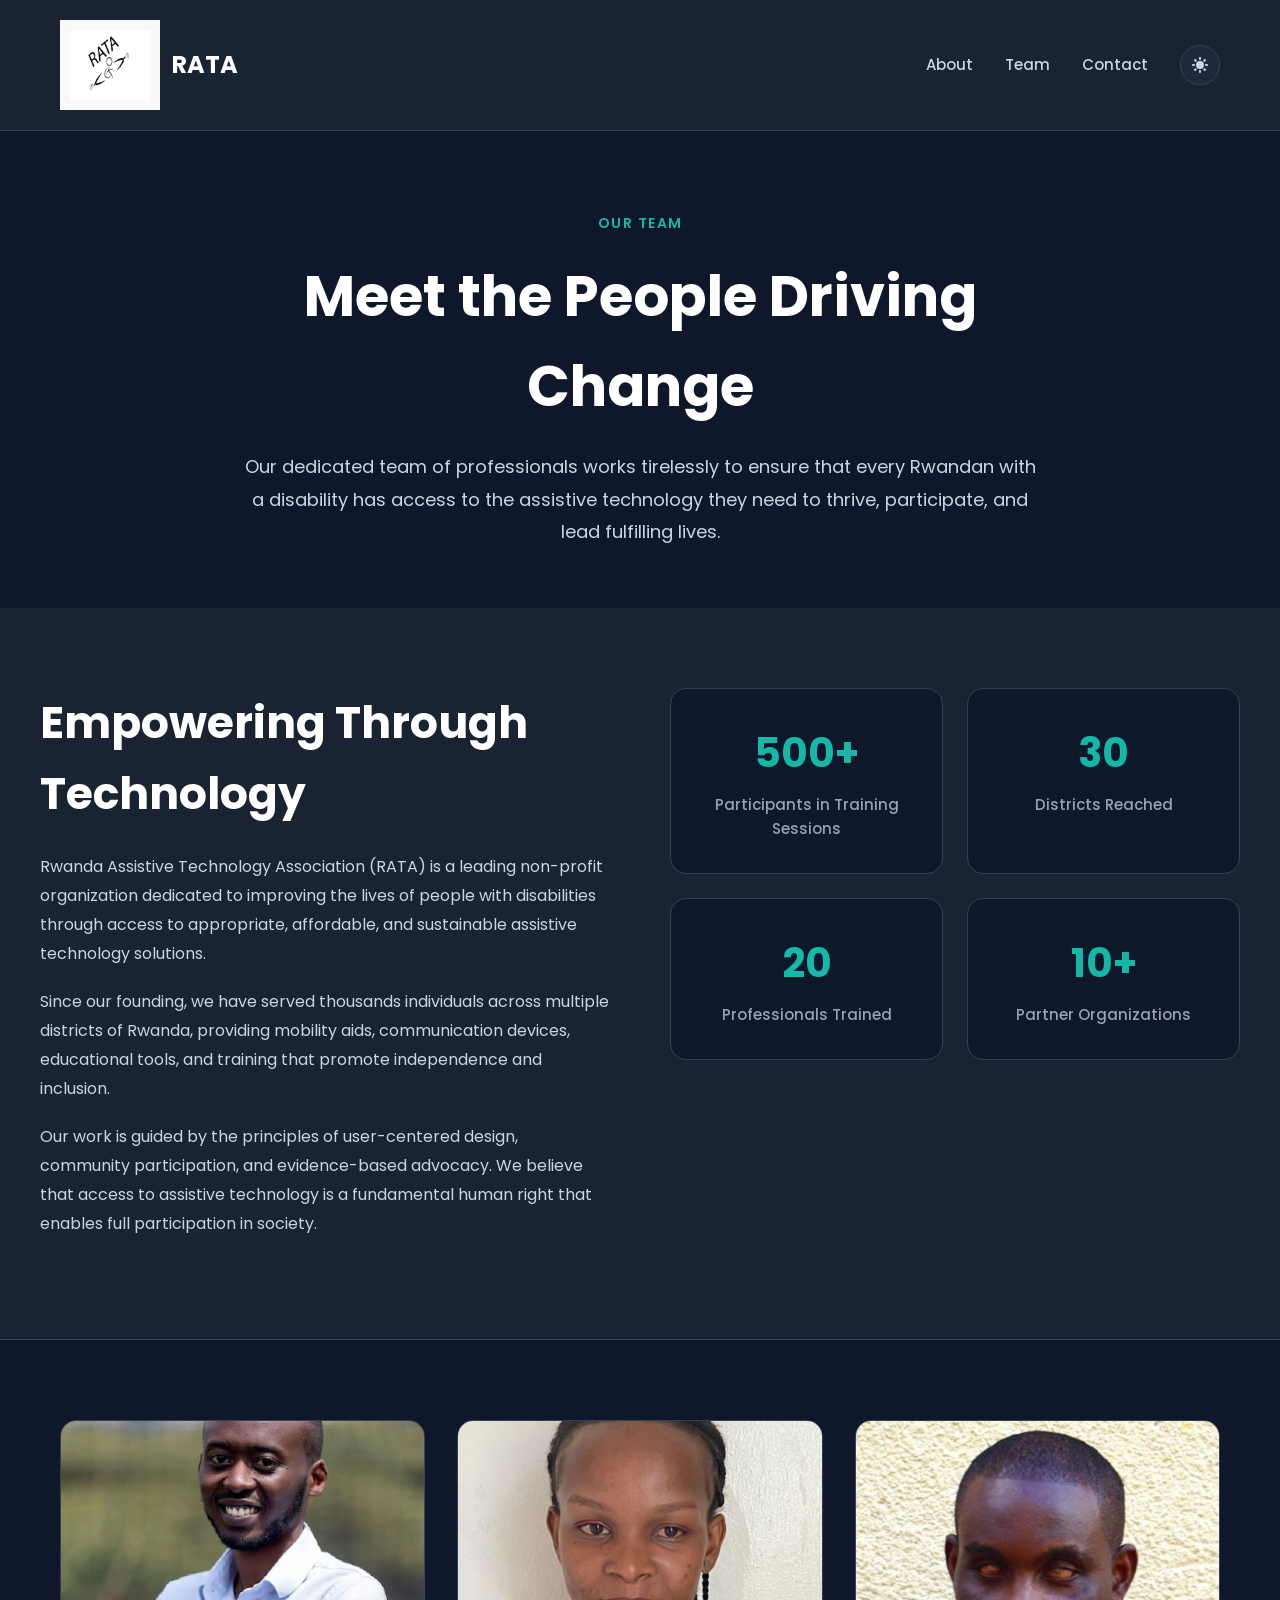
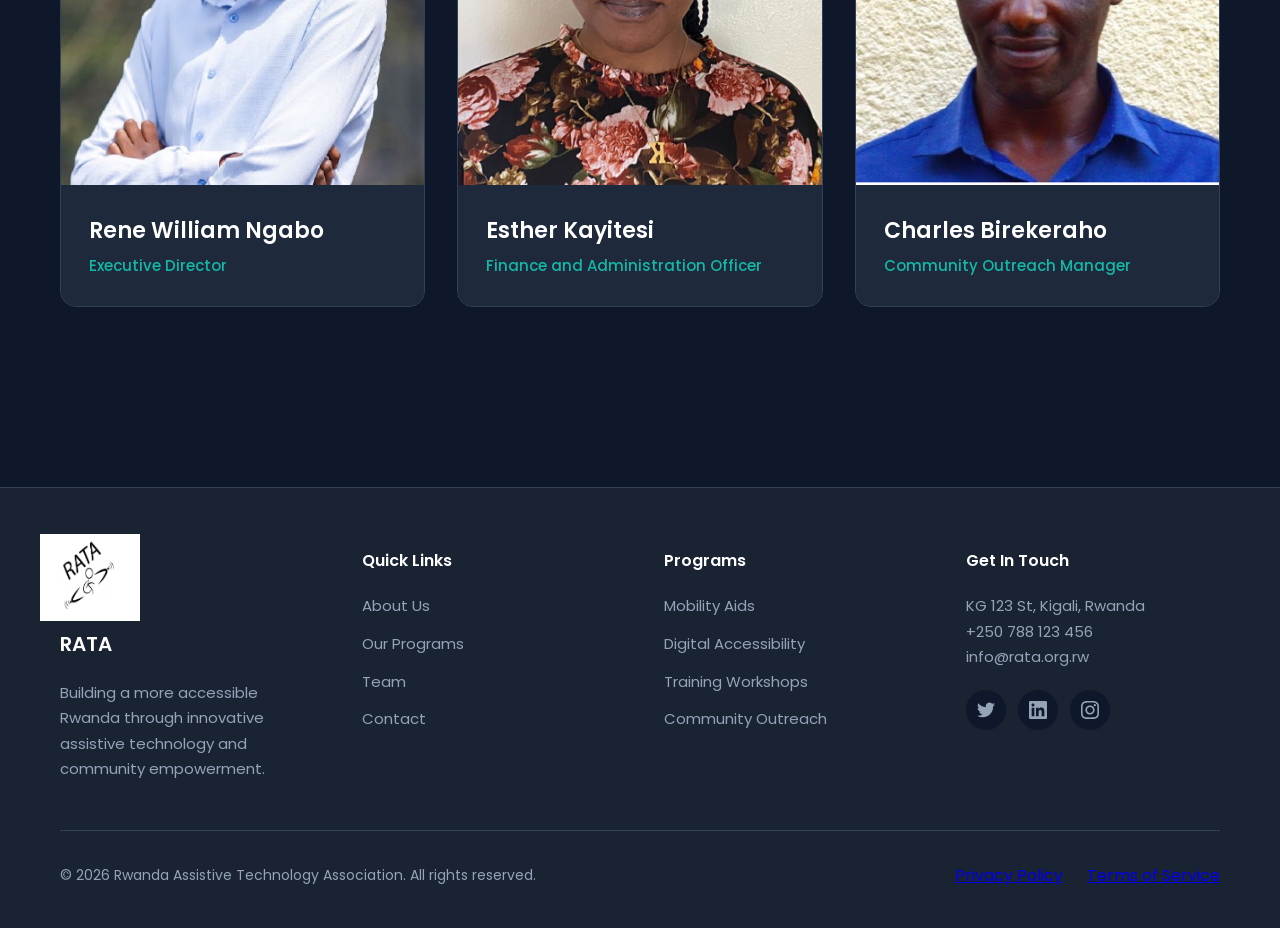
<file: index.html>
<!DOCTYPE html>
<html lang="en">
<head>
    <meta charset="UTF-8">
    <meta name="viewport" content="width=device-width, initial-scale=1.0">
    <title>Meet the Team - RATA</title>
    <link rel="preconnect" href="https://fonts.googleapis.com">
    <link rel="preconnect" href="https://fonts.gstatic.com" crossorigin>
    <link href="https://fonts.googleapis.com/css2?family=Poppins:wght@400;500;600;700&display=swap" rel="stylesheet">
    <link rel="stylesheet" href="style.css">
    </head>
<body>
    <!-- Navigation -->
<nav>
    <div class="nav-container">
        <a href="#" class="logo">
            <div class="logo-icon">
                <!-- Replace SVG with your logo image -->
                    <img src="assets/logo.png" alt="RATA Logo" class="logo-img">            
            </div>
            <span class="logo-text">RATA</span>
        </a>
        <ul class="nav-links">
            <li><a href="#about">About</a></li>
            <li><a href="#team">Team</a></li>
            <li><a href="#contact">Contact</a></li>
            <li>
                <button class="theme-toggle-btn" id="themeToggle" aria-label="Toggle theme">
                    <svg id="sunIcon" width="20" height="20" fill="currentColor" viewBox="0 0 20 20">
                        <path fill-rule="evenodd" d="M10 2a1 1 0 011 1v1a1 1 0 11-2 0V3a1 1 0 011-1zm4 8a4 4 0 11-8 0 4 4 0 018 0zm-.464 4.95l.707.707a1 1 0 001.414-1.414l-.707-.707a1 1 0 00-1.414 1.414zm2.12-10.607a1 1 0 010 1.414l-.706.707a1 1 0 11-1.414-1.414l.707-.707a1 1 0 011.414 0zM17 11a1 1 0 100-2h-1a1 1 0 100 2h1zm-7 4a1 1 0 011 1v1a1 1 0 11-2 0v-1a1 1 0 011-1zM5.05 6.464A1 1 0 106.465 5.05l-.708-.707a1 1 0 00-1.414 1.414l.707.707zm1.414 8.486l-.707.707a1 1 0 01-1.414-1.414l.707-.707a1 1 0 011.414 1.414zM4 11a1 1 0 100-2H3a1 1 0 000 2h1z" clip-rule="evenodd"/>
                    </svg>
                </button>
            </li>
        </ul>
    </div>
</nav>

    <!-- Hero -->
    <div class="hero">
        <p style="color: var(--primary); font-weight: 600; font-size: 0.875rem; letter-spacing: 1.5px; text-transform: uppercase; margin-bottom: 16px;">OUR TEAM</p>
        <h1>Meet the People Driving Change</h1>
        <p>Our dedicated team of professionals works tirelessly to ensure that every Rwandan with a disability has access to the assistive technology they need to thrive, participate, and lead fulfilling lives.</p>
    </div>

    <!-- About Section -->
    <div class="about-section">
        <div class="about-container">
            <div class="about-content">
                <h2>Empowering Through Technology</h2>
                <p>Rwanda Assistive Technology Association (RATA) is a leading non-profit organization dedicated to improving the lives of people with disabilities through access to appropriate, affordable, and sustainable assistive technology solutions.</p>
                <p>Since our founding, we have served thousands individuals across multiple districts of Rwanda, providing mobility aids, communication devices, educational tools, and training that promote independence and inclusion.</p>
                <p>Our work is guided by the principles of user-centered design, community participation, and evidence-based advocacy. We believe that access to assistive technology is a fundamental human right that enables full participation in society.</p>
            </div>
            <div class="stats-grid">
                <div class="stat-card">
                    <div class="stat-number">500+</div>
                    <div class="stat-label">Participants in Training Sessions</div>
                </div>
                <div class="stat-card">
                    <div class="stat-number">30</div>
                    <div class="stat-label">Districts Reached</div>
                </div>
                <div class="stat-card">
                    <div class="stat-number">20</div>
                    <div class="stat-label">Professionals Trained</div>
                </div>
                <div class="stat-card">
                    <div class="stat-number">10+</div>
                    <div class="stat-label">Partner Organizations</div>
                </div>
            </div>
        </div>
    </div>

    <!-- Team Grid -->
    <div class="container">
        <div class="team-grid" id="teamGrid"></div>
    </div>

    <!-- Modal -->
    <div class="modal-overlay" id="modalOverlay" role="dialog" aria-modal="true">
        <div class="modal">
            <button class="close-modal" id="closeModal" aria-label="Close">&times;</button>
            <div class="modal-grid" id="modalGrid"></div>
        </div>
    </div>

    <!-- Footer -->
    <footer>
        <div class="footer-content">
            <div class="footer-grid">
            <div class="footer-section">
                <div class="footer-logo">
                    <img src="assets/logo.png" alt="RATA Logo" class="footer-img">
                </div>
                <h3>RATA</h3>
                <p>Building a more accessible Rwanda through innovative assistive technology and community empowerment.</p>
            </div>

                <div class="footer-section">
                    <h4>Quick Links</h4>
                    <ul>
                        <li><a href="#about">About Us</a></li>
                        <li><a href="#programs">Our Programs</a></li>
                        <li><a href="#team">Team</a></li>
                        <li><a href="#contact">Contact</a></li>
                    </ul>
                </div>

                <div class="footer-section">
                    <h4>Programs</h4>
                    <ul>
                        <li><a href="#">Mobility Aids</a></li>
                        <li><a href="#">Digital Accessibility</a></li>
                        <li><a href="#">Training Workshops</a></li>
                        <li><a href="#">Community Outreach</a></li>
                    </ul>
                </div>

                <div class="footer-section">
                    <h4>Get In Touch</h4>
                    <p>KG 123 St, Kigali, Rwanda</p>
                    <p>+250 788 123 456</p>
                    <p>info@rata.org.rw</p>
                    <div class="social-links">
                        
                        <a href="https://x.com/RATAAccess" class="social-link" aria-label="Twitter">
                            <svg width="18" height="18" fill="currentColor" viewBox="0 0 24 24">
                                <path d="M23.953 4.57a10 10 0 01-2.825.775 4.958 4.958 0 002.163-2.723c-.951.555-2.005.959-3.127 1.184a4.92 4.92 0 00-8.384 4.482C7.69 8.095 4.067 6.13 1.64 3.162a4.822 4.822 0 00-.666 2.475c0 1.71.87 3.213 2.188 4.096a4.904 4.904 0 01-2.228-.616v.06a4.923 4.923 0 003.946 4.827 4.996 4.996 0 01-2.212.085 4.936 4.936 0 004.604 3.417 9.867 9.867 0 01-6.102 2.105c-.39 0-.779-.023-1.17-.067a13.995 13.995 0 007.557 2.209c9.053 0 13.998-7.496 13.998-13.985 0-.21 0-.42-.015-.63A9.935 9.935 0 0024 4.59z"/>
                            </svg>
                        </a>
                        <a href="https://www.linkedin.com/company/rwanda-assistive-technology-access-rata/" class="social-link" aria-label="LinkedIn">
                            <svg width="18" height="18" fill="currentColor" viewBox="0 0 24 24">
                                <path d="M20.447 20.452h-3.554v-5.569c0-1.328-.027-3.037-1.852-3.037-1.853 0-2.136 1.445-2.136 2.939v5.667H9.351V9h3.414v1.561h.046c.477-.9 1.637-1.85 3.37-1.85 3.601 0 4.267 2.37 4.267 5.455v6.286zM5.337 7.433c-1.144 0-2.063-.926-2.063-2.065 0-1.138.92-2.063 2.063-2.063 1.14 0 2.064.925 2.064 2.063 0 1.139-.925 2.065-2.064 2.065zm1.782 13.019H3.555V9h3.564v11.452zM22.225 0H1.771C.792 0 0 .774 0 1.729v20.542C0 23.227.792 24 1.771 24h20.451C23.2 24 24 23.227 24 22.271V1.729C24 .774 23.2 0 22.222 0h.003z"/>
                            </svg>
                        </a>
                        <a href="https://www.instagram.com/rataaccess" class="social-link" aria-label="Instagram">
                            <svg width="18" height="18" fill="currentColor" viewBox="0 0 24 24">
                                <path d="M12 0C8.74 0 8.333.015 7.053.072 5.775.132 4.905.333 4.14.63c-.789.306-1.459.717-2.126 1.384S.935 3.35.63 4.14C.333 4.905.131 5.775.072 7.053.012 8.333 0 8.74 0 12s.015 3.667.072 4.947c.06 1.277.261 2.148.558 2.913.306.788.717 1.459 1.384 2.126.667.666 1.336 1.079 2.126 1.384.766.296 1.636.499 2.913.558C8.333 23.988 8.74 24 12 24s3.667-.015 4.947-.072c1.277-.06 2.148-.262 2.913-.558.788-.306 1.459-.718 2.126-1.384.666-.667 1.079-1.335 1.384-2.126.296-.765.499-1.636.558-2.913.06-1.28.072-1.687.072-4.947s-.015-3.667-.072-4.947c-.06-1.277-.262-2.149-.558-2.913-.306-.789-.718-1.459-1.384-2.126C21.319 1.347 20.651.935 19.86.63c-.765-.297-1.636-.499-2.913-.558C15.667.012 15.26 0 12 0zm0 2.16c3.203 0 3.585.016 4.85.071 1.17.055 1.805.249 2.227.415.562.217.96.477 1.382.896.419.42.679.819.896 1.381.164.422.36 1.057.413 2.227.057 1.266.07 1.646.07 4.85s-.015 3.585-.074 4.85c-.061 1.17-.256 1.805-.421 2.227-.224.562-.479.96-.899 1.382-.419.419-.824.679-1.38.896-.42.164-1.065.36-2.235.413-1.274.057-1.649.07-4.859.07-3.211 0-3.586-.015-4.859-.074-1.171-.061-1.816-.256-2.236-.421-.569-.224-.96-.479-1.379-.899-.421-.419-.69-.824-.9-1.38-.165-.42-.359-1.065-.42-2.235-.045-1.26-.061-1.649-.061-4.844 0-3.196.016-3.586.061-4.861.061-1.17.255-1.814.42-2.234.21-.57.479-.96.9-1.381.419-.419.81-.689 1.379-.898.42-.166 1.051-.361 2.221-.421 1.275-.045 1.65-.06 4.859-.06l.045.03zm0 3.678c-3.405 0-6.162 2.76-6.162 6.162 0 3.405 2.76 6.162 6.162 6.162 3.405 0 6.162-2.76 6.162-6.162 0-3.405-2.76-6.162-6.162-6.162zM12 16c-2.21 0-4-1.79-4-4s1.79-4 4-4 4 1.79 4 4-1.79 4-4 4zm7.846-10.405c0 .795-.646 1.44-1.44 1.44-.795 0-1.44-.646-1.44-1.44 0-.794.646-1.439 1.44-1.439.793-.001 1.44.645 1.44 1.439z"/>
                            </svg>
                        </a>
                    </div>
                </div>
            </div>

            <div class="footer-bottom">
                <p>© 2026 Rwanda Assistive Technology Association. All rights reserved.</p>
                <div class="footer-links">
                    <a href="#">Privacy Policy</a>
                    <a href="#">Terms of Service</a>
                </div>
            </div>
        </div>
    </footer>
    <script src="script.js"></script>
</body>
</html>
</file>
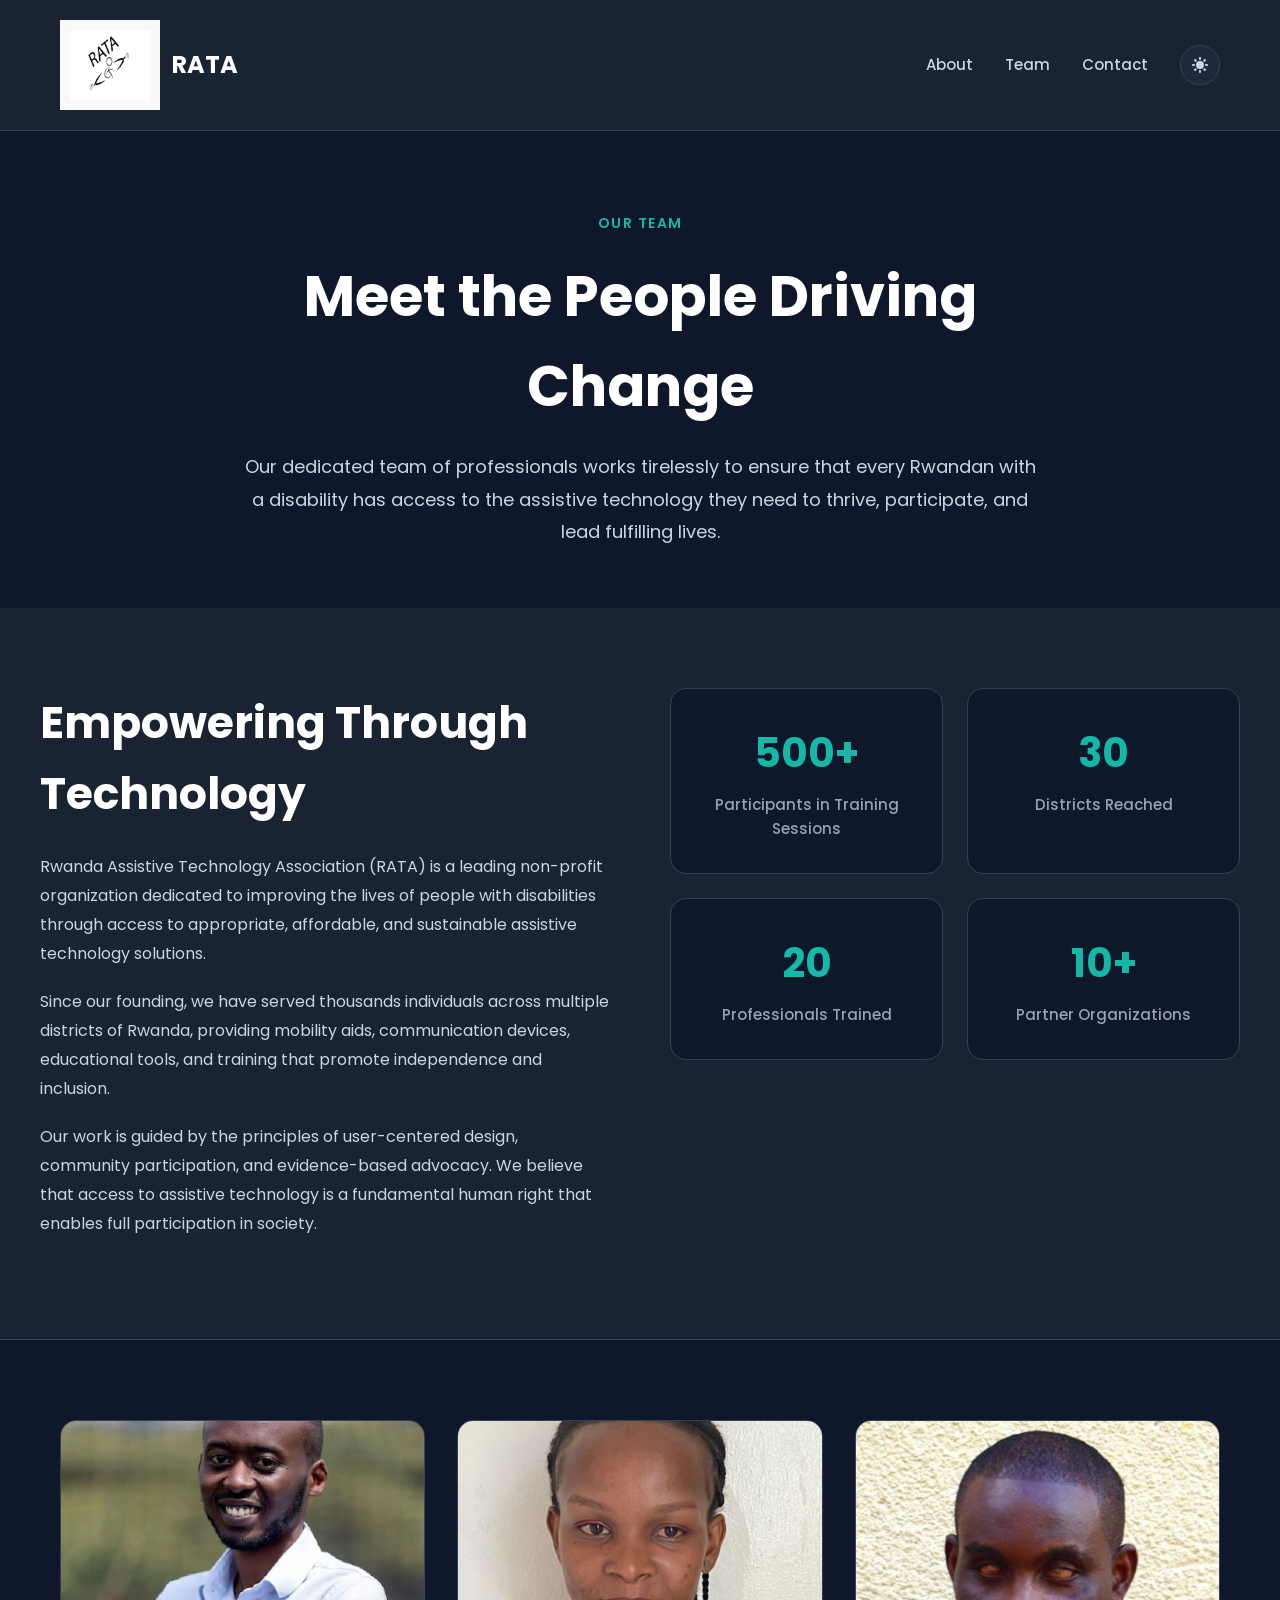
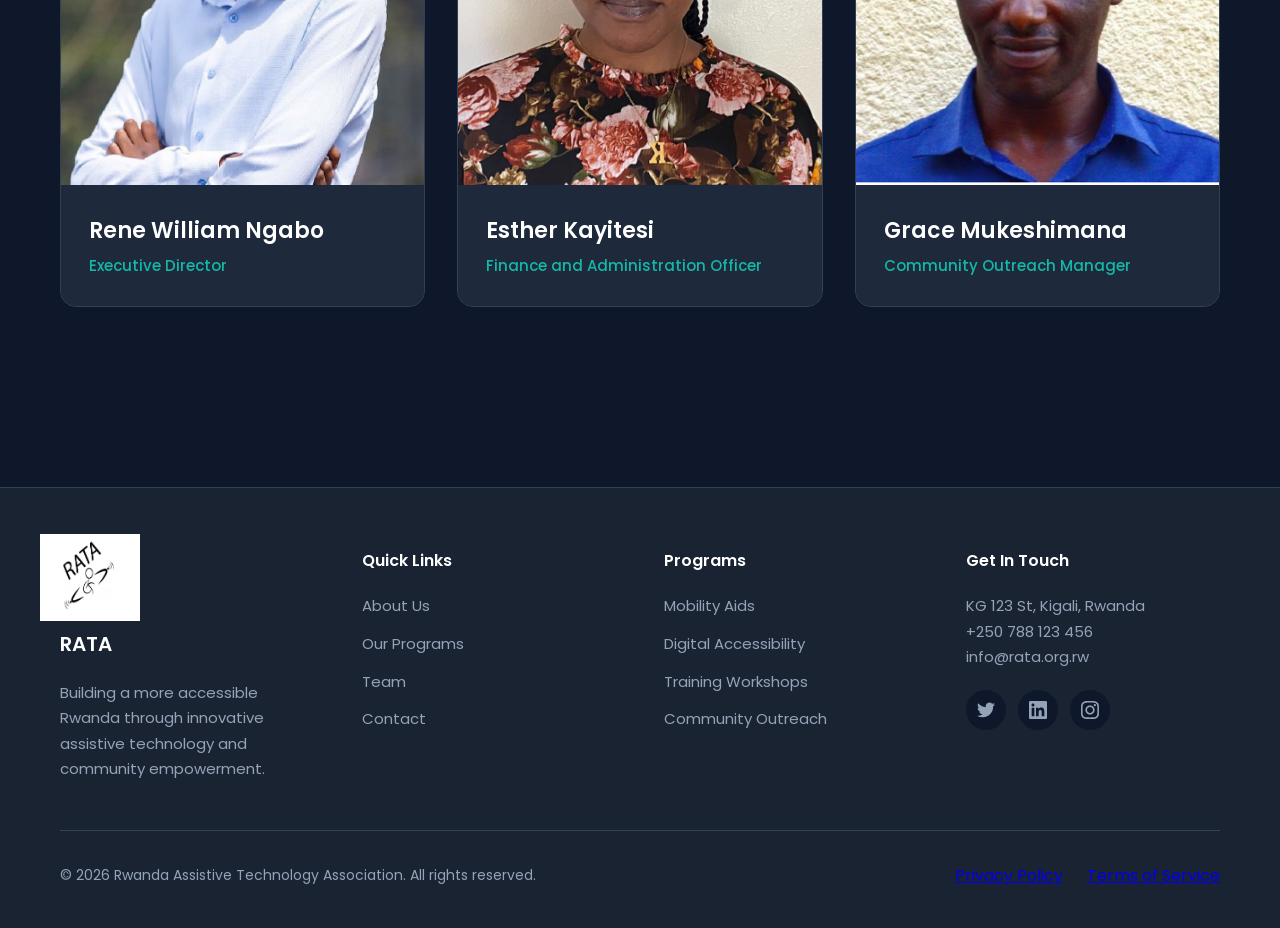
<file: rata_team_page.html>
<!DOCTYPE html>
<html lang="en">
<head>
    <meta charset="UTF-8">
    <meta name="viewport" content="width=device-width, initial-scale=1.0">
    <title>Meet the Team - RATA</title>
    <link rel="preconnect" href="https://fonts.googleapis.com">
    <link rel="preconnect" href="https://fonts.gstatic.com" crossorigin>
    <link href="https://fonts.googleapis.com/css2?family=Poppins:wght@400;500;600;700&display=swap" rel="stylesheet">
    <style>
        :root {
            --primary: #14b8a6;
            --primary-hover: #0d9488;
            --dark-bg: #1a2332;
            --darker-bg: #0f172a;
            --card-bg: #1e293b;
            --text-white: #ffffff;
            --text-gray: #cbd5e1;
            --text-muted: #94a3b8;
            --border: #334155;
            --accent-teal: #5eead4;
        }

        [data-theme="light"] {
            --primary: #0d9488;
            --primary-hover: #0f766e;
            --dark-bg: #ffffff;
            --darker-bg: #f8fafc;
            --card-bg: #ffffff;
            --text-white: #0f172a;
            --text-gray: #475569;
            --text-muted: #64748b;
            --border: #e2e8f0;
            --accent-teal: #0d9488;
        }

        * {
            margin: 0;
            padding: 0;
            box-sizing: border-box;
        }

        body {
            font-family: 'Poppins', sans-serif;
            background: var(--darker-bg);
            color: var(--text-white);
            line-height: 1.6;
            transition: background 0.3s ease;
        }

        /* Navigation */
        nav {
            background: var(--dark-bg);
            border-bottom: 1px solid var(--border);
            padding: 0;
            position: sticky;
            top: 0;
            z-index: 100;
            transition: background 0.3s ease, border-color 0.3s ease;
        }

        .nav-container {
            max-width: 1200px;
            margin: 0 auto;
            display: flex;
            justify-content: space-between;
            align-items: center;
            padding: 20px;
        }

        .logo {
            display: flex;
            align-items: center;
            gap: 12px;
            text-decoration: none;
        }

        .logo-img {
            width: 80px;   /* adjust as needed */
            height: auto;  /* keeps proportions correct */
        }

        .logo-icon {
            background-color: rgb(248, 250, 248); 
            padding: 10px;           
            display: flex;          
            align-items: center;
            justify-content: center;
        }

        .logo-text {
            font-size: 1.5rem;
            font-weight: 700;
            color: var(--text-white);
        }

        .nav-links {
            display: flex;
            gap: 32px;
            align-items: center;
            list-style: none;
        }

        .nav-links a {
            color: var(--text-gray);
            text-decoration: none;
            font-weight: 500;
            font-size: 0.938rem;
            transition: color 0.2s;
        }

        .nav-links a:hover {
            color: var(--primary);
        }

        .theme-toggle-btn {
            background: var(--card-bg);
            border: 1px solid var(--border);
            width: 40px;
            height: 40px;
            border-radius: 50%;
            cursor: pointer;
            display: flex;
            align-items: center;
            justify-content: center;
            color: var(--text-gray);
            transition: all 0.2s;
        }

        .theme-toggle-btn:hover {
            background: var(--primary);
            color: white;
            border-color: var(--primary);
        }

        /* Hero Section */
        .hero {
            text-align: center;
            padding: 80px 20px 60px;
            max-width: 900px;
            margin: 0 auto;
        }

        .hero h1 {
            font-size: clamp(2.5rem, 6vw, 3.5rem);
            font-weight: 700;
            margin-bottom: 20px;
            color: var(--text-white);
        }

        .hero p {
            font-size: 1.125rem;
            color: var(--text-gray);
            line-height: 1.8;
            max-width: 800px;
            margin: 0 auto;
        }

        /* About Section */
        .about-section {
            background: var(--dark-bg);
            padding: 80px 20px;
            margin-bottom: 80px;
            border-bottom: 1px solid var(--border);
            transition: background 0.3s ease, border-color 0.3s ease;
        }

        .about-container {
            max-width: 1200px;
            margin: 0 auto;
            display: grid;
            grid-template-columns: 1fr 1fr;
            gap: 60px;
            align-items: start;
        }

        .about-content h2 {
            font-size: clamp(2rem, 4vw, 2.75rem);
            font-weight: 700;
            margin-bottom: 24px;
            color: var(--text-white);
        }

        .about-content p {
            color: var(--text-gray);
            line-height: 1.8;
            margin-bottom: 20px;
            font-size: 1rem;
        }

        .stats-grid {
            display: grid;
            grid-template-columns: repeat(2, 1fr);
            gap: 24px;
        }

        .stat-card {
            background: var(--darker-bg);
            border: 1px solid var(--border);
            border-radius: 16px;
            padding: 32px 24px;
            text-align: center;
            transition: all 0.3s ease;
        }

        .stat-card:hover {
            transform: translateY(-4px);
            border-color: var(--primary);
            box-shadow: 0 10px 30px rgba(20, 184, 166, 0.15);
        }

        .stat-number {
            font-size: 2.5rem;
            font-weight: 700;
            color: var(--primary);
            margin-bottom: 8px;
        }

        .stat-label {
            font-size: 0.938rem;
            color: var(--text-muted);
            font-weight: 500;
        }

        /* Team Grid */
        .container {
            max-width: 1200px;
            margin: 0 auto;
            padding: 0 20px 100px;
        }

        .team-grid {
            display: grid;
            grid-template-columns: repeat(3, 1fr);
            gap: 32px;
        }

        .team-card {
            background: var(--card-bg);
            border-radius: 16px;
            overflow: hidden;
            cursor: pointer;
            transition: transform 0.3s ease, box-shadow 0.3s ease;
            border: 1px solid var(--border);
            aspect-ratio: 3/4;
            display: flex;
            flex-direction: column;
        }

        .team-card:hover {
            transform: translateY(-8px);
            box-shadow: 0 20px 40px rgba(20, 184, 166, 0.2);
        }

        .team-card:focus {
            outline: 2px solid var(--primary);
            outline-offset: 4px;
        }

        .card-image-container {
            flex: 1;
            overflow: hidden;
            position: relative;
        }

        .card-image {
            width: 100%;
            height: 100%;
            object-fit: cover;
            transition: transform 0.3s ease;
        }

        .team-card:hover .card-image {
            transform: scale(1.05);
        }

        .card-info {
            padding: 28px;
            background: var(--card-bg);
        }

        .card-name {
            font-size: 1.375rem;
            font-weight: 600;
            color: var(--text-white);
            margin-bottom: 6px;
        }

        .card-role {
            font-size: 0.938rem;
            color: var(--primary);
            font-weight: 500;
        }

        /* Modal */
        .modal-overlay {
            position: fixed;
            inset: 0;
            background: rgba(0, 0, 0, 0.85);
            backdrop-filter: blur(8px);
            display: flex;
            align-items: center;
            justify-content: center;
            padding: 20px;
            z-index: 1000;
            opacity: 0;
            visibility: hidden;
            transition: opacity 0.3s ease, visibility 0.3s ease;
        }

        .modal-overlay.active {
            opacity: 1;
            visibility: visible;
        }

        .modal {
            background: var(--card-bg);
            border-radius: 20px;
            max-width: 900px;
            width: 100%;
            max-height: 90vh;
            overflow-y: auto;
            position: relative;
            border: 1px solid var(--border);
            transform: scale(0.95);
            transition: transform 0.3s ease;
        }

        .modal-overlay.active .modal {
            transform: scale(1);
        }

        .modal-grid {
            display: grid;
            grid-template-columns: 1fr 1.5fr;
            gap: 0;
        }

        .modal-image {
            width: 100%;
            height: 100%;
            min-height: 500px;
            object-fit: cover;
        }

        .modal-content {
            padding: 48px;
            display: flex;
            flex-direction: column;
        }

        .close-modal {
            position: absolute;
            top: 20px;
            right: 20px;
            width: 44px;
            height: 44px;
            background: rgba(0, 0, 0, 0.5);
            border: 1px solid var(--border);
            border-radius: 50%;
            color: white;
            font-size: 24px;
            cursor: pointer;
            display: flex;
            align-items: center;
            justify-content: center;
            transition: all 0.2s;
            z-index: 10;
        }

        .close-modal:hover {
            background: var(--primary);
            transform: rotate(90deg);
        }

        .modal-name {
            font-size: 2rem;
            font-weight: 700;
            color: var(--text-white);
            margin-bottom: 8px;
        }

        .modal-role {
            font-size: 1.125rem;
            color: var(--primary);
            font-weight: 600;
            margin-bottom: 32px;
        }

        .modal-bio {
            color: var(--text-gray);
            line-height: 1.8;
            font-size: 1rem;
        }

        .modal-bio p {
            margin-bottom: 20px;
        }

        /* Footer */
        footer {
            background: var(--dark-bg);
            border-top: 1px solid var(--border);
            margin-top: 80px;
            transition: background 0.3s ease, border-color 0.3s ease;
        }

        .footer-content {
            max-width: 1200px;
            margin: 0 auto;
            padding: 60px 20px 40px;
        }

        .footer-grid {
            display: grid;
            grid-template-columns: repeat(auto-fit, minmax(250px, 1fr));
            gap: 48px;
            margin-bottom: 48px;
        }

        .footer-section h3,
        .footer-section h4 {
            color: var(--text-white);
            font-weight: 600;
            margin-bottom: 20px;
        }

        .footer-section h3 {
            font-size: 1.25rem;
        }

        .footer-section h4 {
            font-size: 1rem;
        }

        .footer-section p,
        .footer-section a {
            color: var(--text-muted);
            font-size: 0.938rem;
            line-height: 1.7;
        }

        .footer-section ul {
            list-style: none;
        }

        .footer-section ul li {
            margin-bottom: 12px;
        }

        .footer-section a {
            text-decoration: none;
            transition: color 0.2s;
        }

        .footer-section a:hover {
            color: var(--primary);
        }

        .footer-logo {
            width: 60px;
            height: 60px;
            background: var(--primary);
            border-radius: 12px;
            display: flex;
            align-items: center;
            justify-content: center;
            margin-bottom: 20px;
        }

        .social-links {
            display: flex;
            gap: 12px;
            margin-top: 20px;
        }

        .social-link {
            width: 40px;
            height: 40px;
            background: var(--darker-bg);
            border-radius: 50%;
            display: flex;
            align-items: center;
            justify-content: center;
            color: var(--text-muted);
            transition: all 0.2s;
        }

        .social-link:hover {
            background: var(--primary);
            color: white;
            transform: translateY(-2px);
        }

        .footer-bottom {
            border-top: 1px solid var(--border);
            padding-top: 32px;
            display: flex;
            justify-content: space-between;
            align-items: center;
            flex-wrap: wrap;
            gap: 20px;
        }

        .footer-bottom p {
            color: var(--text-muted);
            font-size: 0.875rem;
        }

        .footer-img {
            width: 100px;   /* adjust to desired size */
            height: auto;   /* keeps proportions correct */
        }

        .footer-logo {
            display: flex;
            align-items: center;
            justify-content: center;
        }

        .footer-links {
            display: flex;
            gap: 24px;
        }

        /* Responsive */
        @media (max-width: 992px) {
            .team-grid {
                grid-template-columns: repeat(2, 1fr);
            }
        }

        @media (max-width: 768px) {
            .nav-links {
                gap: 20px;
            }

            .nav-links a {
                font-size: 0.875rem;
            }

            .modal-grid {
                grid-template-columns: 1fr;
            }

            .modal-content {
                padding: 32px 24px;
                padding-top: 72px;
            }

            .modal-image {
                min-height: 300px;
            }
        }

        @media (max-width: 576px) {
            .team-grid {
                grid-template-columns: 1fr;
            }

            .nav-links {
                gap: 16px;
            }

            .nav-links a {
                display: none;
            }

            .nav-links a:first-child {
                display: block;
            }
        }

        @media (prefers-reduced-motion: reduce) {
            * {
                transition: none !important;
                animation: none !important;
            }
        }
    </style>
</head>
<body>
    <!-- Navigation -->
<nav>
    <div class="nav-container">
        <a href="#" class="logo">
            <div class="logo-icon">
                <!-- Replace SVG with your logo image -->
                    <img src="assets/logo.png" alt="RATA Logo" class="logo-img">            
            </div>
            <span class="logo-text">RATA</span>
        </a>
        <ul class="nav-links">
            <li><a href="#about">About</a></li>
            <li><a href="#team">Team</a></li>
            <li><a href="#contact">Contact</a></li>
            <li>
                <button class="theme-toggle-btn" id="themeToggle" aria-label="Toggle theme">
                    <svg id="sunIcon" width="20" height="20" fill="currentColor" viewBox="0 0 20 20">
                        <path fill-rule="evenodd" d="M10 2a1 1 0 011 1v1a1 1 0 11-2 0V3a1 1 0 011-1zm4 8a4 4 0 11-8 0 4 4 0 018 0zm-.464 4.95l.707.707a1 1 0 001.414-1.414l-.707-.707a1 1 0 00-1.414 1.414zm2.12-10.607a1 1 0 010 1.414l-.706.707a1 1 0 11-1.414-1.414l.707-.707a1 1 0 011.414 0zM17 11a1 1 0 100-2h-1a1 1 0 100 2h1zm-7 4a1 1 0 011 1v1a1 1 0 11-2 0v-1a1 1 0 011-1zM5.05 6.464A1 1 0 106.465 5.05l-.708-.707a1 1 0 00-1.414 1.414l.707.707zm1.414 8.486l-.707.707a1 1 0 01-1.414-1.414l.707-.707a1 1 0 011.414 1.414zM4 11a1 1 0 100-2H3a1 1 0 000 2h1z" clip-rule="evenodd"/>
                    </svg>
                </button>
            </li>
        </ul>
    </div>
</nav>

    <!-- Hero -->
    <div class="hero">
        <p style="color: var(--primary); font-weight: 600; font-size: 0.875rem; letter-spacing: 1.5px; text-transform: uppercase; margin-bottom: 16px;">OUR TEAM</p>
        <h1>Meet the People Driving Change</h1>
        <p>Our dedicated team of professionals works tirelessly to ensure that every Rwandan with a disability has access to the assistive technology they need to thrive, participate, and lead fulfilling lives.</p>
    </div>

    <!-- About Section -->
    <div class="about-section">
        <div class="about-container">
            <div class="about-content">
                <h2>Empowering Through Technology</h2>
                <p>Rwanda Assistive Technology Association (RATA) is a leading non-profit organization dedicated to improving the lives of people with disabilities through access to appropriate, affordable, and sustainable assistive technology solutions.</p>
                <p>Since our founding, we have served thousands individuals across multiple districts of Rwanda, providing mobility aids, communication devices, educational tools, and training that promote independence and inclusion.</p>
                <p>Our work is guided by the principles of user-centered design, community participation, and evidence-based advocacy. We believe that access to assistive technology is a fundamental human right that enables full participation in society.</p>
            </div>
            <div class="stats-grid">
                <div class="stat-card">
                    <div class="stat-number">500+</div>
                    <div class="stat-label">Participants in Training Sessions</div>
                </div>
                <div class="stat-card">
                    <div class="stat-number">30</div>
                    <div class="stat-label">Districts Reached</div>
                </div>
                <div class="stat-card">
                    <div class="stat-number">20</div>
                    <div class="stat-label">Professionals Trained</div>
                </div>
                <div class="stat-card">
                    <div class="stat-number">10+</div>
                    <div class="stat-label">Partner Organizations</div>
                </div>
            </div>
        </div>
    </div>

    <!-- Team Grid -->
    <div class="container">
        <div class="team-grid" id="teamGrid"></div>
    </div>

    <!-- Modal -->
    <div class="modal-overlay" id="modalOverlay" role="dialog" aria-modal="true">
        <div class="modal">
            <button class="close-modal" id="closeModal" aria-label="Close">&times;</button>
            <div class="modal-grid" id="modalGrid"></div>
        </div>
    </div>

    <!-- Footer -->
    <footer>
        <div class="footer-content">
            <div class="footer-grid">
            <div class="footer-section">
                <div class="footer-logo">
                    <img src="assets/logo.png" alt="RATA Logo" class="footer-img">
                </div>
                <h3>RATA</h3>
                <p>Building a more accessible Rwanda through innovative assistive technology and community empowerment.</p>
            </div>

                <div class="footer-section">
                    <h4>Quick Links</h4>
                    <ul>
                        <li><a href="#about">About Us</a></li>
                        <li><a href="#programs">Our Programs</a></li>
                        <li><a href="#team">Team</a></li>
                        <li><a href="#contact">Contact</a></li>
                    </ul>
                </div>

                <div class="footer-section">
                    <h4>Programs</h4>
                    <ul>
                        <li><a href="#">Mobility Aids</a></li>
                        <li><a href="#">Digital Accessibility</a></li>
                        <li><a href="#">Training Workshops</a></li>
                        <li><a href="#">Community Outreach</a></li>
                    </ul>
                </div>

                <div class="footer-section">
                    <h4>Get In Touch</h4>
                    <p>KG 123 St, Kigali, Rwanda</p>
                    <p>+250 788 123 456</p>
                    <p>info@rata.org.rw</p>
                    <div class="social-links">
                        
                        <a href="https://x.com/RATAAccess" class="social-link" aria-label="Twitter">
                            <svg width="18" height="18" fill="currentColor" viewBox="0 0 24 24">
                                <path d="M23.953 4.57a10 10 0 01-2.825.775 4.958 4.958 0 002.163-2.723c-.951.555-2.005.959-3.127 1.184a4.92 4.92 0 00-8.384 4.482C7.69 8.095 4.067 6.13 1.64 3.162a4.822 4.822 0 00-.666 2.475c0 1.71.87 3.213 2.188 4.096a4.904 4.904 0 01-2.228-.616v.06a4.923 4.923 0 003.946 4.827 4.996 4.996 0 01-2.212.085 4.936 4.936 0 004.604 3.417 9.867 9.867 0 01-6.102 2.105c-.39 0-.779-.023-1.17-.067a13.995 13.995 0 007.557 2.209c9.053 0 13.998-7.496 13.998-13.985 0-.21 0-.42-.015-.63A9.935 9.935 0 0024 4.59z"/>
                            </svg>
                        </a>
                        <a href="https://www.linkedin.com/company/rwanda-assistive-technology-access-rata/" class="social-link" aria-label="LinkedIn">
                            <svg width="18" height="18" fill="currentColor" viewBox="0 0 24 24">
                                <path d="M20.447 20.452h-3.554v-5.569c0-1.328-.027-3.037-1.852-3.037-1.853 0-2.136 1.445-2.136 2.939v5.667H9.351V9h3.414v1.561h.046c.477-.9 1.637-1.85 3.37-1.85 3.601 0 4.267 2.37 4.267 5.455v6.286zM5.337 7.433c-1.144 0-2.063-.926-2.063-2.065 0-1.138.92-2.063 2.063-2.063 1.14 0 2.064.925 2.064 2.063 0 1.139-.925 2.065-2.064 2.065zm1.782 13.019H3.555V9h3.564v11.452zM22.225 0H1.771C.792 0 0 .774 0 1.729v20.542C0 23.227.792 24 1.771 24h20.451C23.2 24 24 23.227 24 22.271V1.729C24 .774 23.2 0 22.222 0h.003z"/>
                            </svg>
                        </a>
                        <a href="https://www.instagram.com/rataaccess" class="social-link" aria-label="Instagram">
                            <svg width="18" height="18" fill="currentColor" viewBox="0 0 24 24">
                                <path d="M12 0C8.74 0 8.333.015 7.053.072 5.775.132 4.905.333 4.14.63c-.789.306-1.459.717-2.126 1.384S.935 3.35.63 4.14C.333 4.905.131 5.775.072 7.053.012 8.333 0 8.74 0 12s.015 3.667.072 4.947c.06 1.277.261 2.148.558 2.913.306.788.717 1.459 1.384 2.126.667.666 1.336 1.079 2.126 1.384.766.296 1.636.499 2.913.558C8.333 23.988 8.74 24 12 24s3.667-.015 4.947-.072c1.277-.06 2.148-.262 2.913-.558.788-.306 1.459-.718 2.126-1.384.666-.667 1.079-1.335 1.384-2.126.296-.765.499-1.636.558-2.913.06-1.28.072-1.687.072-4.947s-.015-3.667-.072-4.947c-.06-1.277-.262-2.149-.558-2.913-.306-.789-.718-1.459-1.384-2.126C21.319 1.347 20.651.935 19.86.63c-.765-.297-1.636-.499-2.913-.558C15.667.012 15.26 0 12 0zm0 2.16c3.203 0 3.585.016 4.85.071 1.17.055 1.805.249 2.227.415.562.217.96.477 1.382.896.419.42.679.819.896 1.381.164.422.36 1.057.413 2.227.057 1.266.07 1.646.07 4.85s-.015 3.585-.074 4.85c-.061 1.17-.256 1.805-.421 2.227-.224.562-.479.96-.899 1.382-.419.419-.824.679-1.38.896-.42.164-1.065.36-2.235.413-1.274.057-1.649.07-4.859.07-3.211 0-3.586-.015-4.859-.074-1.171-.061-1.816-.256-2.236-.421-.569-.224-.96-.479-1.379-.899-.421-.419-.69-.824-.9-1.38-.165-.42-.359-1.065-.42-2.235-.045-1.26-.061-1.649-.061-4.844 0-3.196.016-3.586.061-4.861.061-1.17.255-1.814.42-2.234.21-.57.479-.96.9-1.381.419-.419.81-.689 1.379-.898.42-.166 1.051-.361 2.221-.421 1.275-.045 1.65-.06 4.859-.06l.045.03zm0 3.678c-3.405 0-6.162 2.76-6.162 6.162 0 3.405 2.76 6.162 6.162 6.162 3.405 0 6.162-2.76 6.162-6.162 0-3.405-2.76-6.162-6.162-6.162zM12 16c-2.21 0-4-1.79-4-4s1.79-4 4-4 4 1.79 4 4-1.79 4-4 4zm7.846-10.405c0 .795-.646 1.44-1.44 1.44-.795 0-1.44-.646-1.44-1.44 0-.794.646-1.439 1.44-1.439.793-.001 1.44.645 1.44 1.439z"/>
                            </svg>
                        </a>
                    </div>
                </div>
            </div>

            <div class="footer-bottom">
                <p>© 2026 Rwanda Assistive Technology Association. All rights reserved.</p>
                <div class="footer-links">
                    <a href="#">Privacy Policy</a>
                    <a href="#">Terms of Service</a>
                </div>
            </div>
        </div>
    </footer>

    <script>
        const teamMembers = [
            {
                id: 1,
                name: "Rene William Ngabo",
                role: "Executive Director",
                image: "assets/rene-RATA.png",
                bio: `Rene William Ngabo is an assistive technology and disability inclusion enthusiast committed to improving the lives of vulnerable populations, particularly persons with disabilities. Through his work with Rwanda Assistive Technology Access (RATA), he focuses on widening participation, expanding educational opportunities, and enhancing employment prospects by leveraging assistive technologies.
Beyond disability inclusion, Rene is a passionate digital champion, dedicated to spreading digital literacy, developing locally relevant tools, and ensuring that digital technologies are accessible to all. His vision combines social impact with innovation, making him a strong advocate for both assistive technology adoption and digital inclusion in Rwanda and beyond.`
            },
            {
                id: 2,
                name: "Esther Kayitesi",
                role: "Finance and Administration Officer",
                image: "assets/esther-RATA.png",
                bio: `Esther Kayitesi is a Finance and Administration Officer at Rwanda Assistive Technology Access (RATA).
                 She holds professional certifications as a CPA and FMVA, reflecting her expertise in accounting, financial modeling, and corporate finance. 
                 Based in Kigali, Rwanda, Esther is an alumna of the University of Rwanda, where she built a strong foundation in finance and management.
Her role at RATA combines financial oversight with administrative leadership, supporting the organization’s mission to expand access to assistive technologies across Rwanda.`
            },
            {
                id: 3,
                name: "Grace Mukeshimana",
                role: "Community Outreach Manager",
                image: "assets/charles-RATA.png",
                bio: `Charles Birekeraho is an Assistive Technology Mentor and Trainer with Rwanda Assistive Technology Access (RATA). He recently completed the Certificate IV in Assistive Technology Mentoring through Assistive Technology Australia, a milestone achieved thanks to the strong collaboration between the two organizations.
With a passion for disability inclusion and community impact, Charles brings both technical expertise and mentorship skills to his role. His work focuses on empowering individuals with disabilities by improving access to assistive technologies and fostering meaningful participation in education, employment, and everyday life
.`
            },
           
        ];

        // Theme Toggle
        const themeToggle = document.getElementById('themeToggle');
        const html = document.documentElement;

        function initTheme() {
            const savedTheme = localStorage.getItem('theme') || 'dark';
            html.setAttribute('data-theme', savedTheme);
        }

        themeToggle.addEventListener('click', () => {
            const current = html.getAttribute('data-theme');
            const newTheme = current === 'dark' ? 'light' : 'dark';
            html.setAttribute('data-theme', newTheme);
            localStorage.setItem('theme', newTheme);
        });

        // Render Team Cards
        const teamGrid = document.getElementById('teamGrid');
        
        function renderTeam() {
            teamGrid.innerHTML = teamMembers.map(member => `
                <div class="team-card" tabindex="0" data-id="${member.id}" role="button" aria-label="View ${member.name}'s profile">
                    <div class="card-image-container">
                        <img src="${member.image}" alt="${member.name}" class="card-image">
                    </div>
                    <div class="card-info">
                        <h3 class="card-name">${member.name}</h3>
                        <p class="card-role">${member.role}</p>
                    </div>
                </div>
            `).join('');

            document.querySelectorAll('.team-card').forEach(card => {
                card.addEventListener('click', () => openModal(card.dataset.id));
                card.addEventListener('keypress', (e) => {
                    if (e.key === 'Enter' || e.key === ' ') {
                        e.preventDefault();
                        openModal(card.dataset.id);
                    }
                });
            });
        }

        // Modal
        const modalOverlay = document.getElementById('modalOverlay');
        const modalGrid = document.getElementById('modalGrid');
        const closeModal = document.getElementById('closeModal');

        function openModal(id) {
            const member = teamMembers.find(m => m.id == id);
            if (!member) return;

            const bioHtml = member.bio.split('\n\n').map(p => `<p>${p}</p>`).join('');

            modalGrid.innerHTML = `
                <img src="${member.image}" alt="${member.name}" class="modal-image">
                <div class="modal-content">
                    <h2 class="modal-name">${member.name}</h2>
                    <p class="modal-role">${member.role}</p>
                    <div class="modal-bio">${bioHtml}</div>
                </div>
            `;

            modalOverlay.classList.add('active');
            document.body.style.overflow = 'hidden';
            closeModal.focus();
        }

        function closeModalFn() {
            modalOverlay.classList.remove('active');
            document.body.style.overflow = '';
        }

        closeModal.addEventListener('click', closeModalFn);
        modalOverlay.addEventListener('click', (e) => {
            if (e.target === modalOverlay) closeModalFn();
        });

        document.addEventListener('keydown', (e) => {
            if (e.key === 'Escape' && modalOverlay.classList.contains('active')) {
                closeModalFn();
            }
        });

        // Initialize
        initTheme();
        renderTeam();
    </script>
</body>
</html>
</file>
<file: style.css>
:root {
            --primary: #14b8a6;
            --primary-hover: #0d9488;
            --dark-bg: #1a2332;
            --darker-bg: #0f172a;
            --card-bg: #1e293b;
            --text-white: #ffffff;
            --text-gray: #cbd5e1;
            --text-muted: #94a3b8;
            --border: #334155;
            --accent-teal: #5eead4;
        }

        [data-theme="light"] {
            --primary: #0d9488;
            --primary-hover: #0f766e;
            --dark-bg: #ffffff;
            --darker-bg: #f8fafc;
            --card-bg: #ffffff;
            --text-white: #0f172a;
            --text-gray: #475569;
            --text-muted: #64748b;
            --border: #e2e8f0;
            --accent-teal: #0d9488;
        }

        * {
            margin: 0;
            padding: 0;
            box-sizing: border-box;
        }

        body {
            font-family: 'Poppins', sans-serif;
            background: var(--darker-bg);
            color: var(--text-white);
            line-height: 1.6;
            transition: background 0.3s ease;
        }

        /* Navigation */
        nav {
            background: var(--dark-bg);
            border-bottom: 1px solid var(--border);
            padding: 0;
            position: sticky;
            top: 0;
            z-index: 100;
            transition: background 0.3s ease, border-color 0.3s ease;
        }

        .nav-container {
            max-width: 1200px;
            margin: 0 auto;
            display: flex;
            justify-content: space-between;
            align-items: center;
            padding: 20px;
        }

        .logo {
            display: flex;
            align-items: center;
            gap: 12px;
            text-decoration: none;
        }

        .logo-img {
            width: 80px;   /* adjust as needed */
            height: auto;  /* keeps proportions correct */
        }

        .logo-icon {
            background-color: rgb(248, 250, 248); 
            padding: 10px;           
            display: flex;          
            align-items: center;
            justify-content: center;
        }

        .logo-text {
            font-size: 1.5rem;
            font-weight: 700;
            color: var(--text-white);
        }

        .nav-links {
            display: flex;
            gap: 32px;
            align-items: center;
            list-style: none;
        }

        .nav-links a {
            color: var(--text-gray);
            text-decoration: none;
            font-weight: 500;
            font-size: 0.938rem;
            transition: color 0.2s;
        }

        .nav-links a:hover {
            color: var(--primary);
        }

        .theme-toggle-btn {
            background: var(--card-bg);
            border: 1px solid var(--border);
            width: 40px;
            height: 40px;
            border-radius: 50%;
            cursor: pointer;
            display: flex;
            align-items: center;
            justify-content: center;
            color: var(--text-gray);
            transition: all 0.2s;
        }

        .theme-toggle-btn:hover {
            background: var(--primary);
            color: white;
            border-color: var(--primary);
        }

        /* Hero Section */
        .hero {
            text-align: center;
            padding: 80px 20px 60px;
            max-width: 900px;
            margin: 0 auto;
        }

        .hero h1 {
            font-size: clamp(2.5rem, 6vw, 3.5rem);
            font-weight: 700;
            margin-bottom: 20px;
            color: var(--text-white);
        }

        .hero p {
            font-size: 1.125rem;
            color: var(--text-gray);
            line-height: 1.8;
            max-width: 800px;
            margin: 0 auto;
        }

        /* About Section */
        .about-section {
            background: var(--dark-bg);
            padding: 80px 20px;
            margin-bottom: 80px;
            border-bottom: 1px solid var(--border);
            transition: background 0.3s ease, border-color 0.3s ease;
        }

        .about-container {
            max-width: 1200px;
            margin: 0 auto;
            display: grid;
            grid-template-columns: 1fr 1fr;
            gap: 60px;
            align-items: start;
        }

        .about-content h2 {
            font-size: clamp(2rem, 4vw, 2.75rem);
            font-weight: 700;
            margin-bottom: 24px;
            color: var(--text-white);
        }

        .about-content p {
            color: var(--text-gray);
            line-height: 1.8;
            margin-bottom: 20px;
            font-size: 1rem;
        }

        .stats-grid {
            display: grid;
            grid-template-columns: repeat(2, 1fr);
            gap: 24px;
        }

        .stat-card {
            background: var(--darker-bg);
            border: 1px solid var(--border);
            border-radius: 16px;
            padding: 32px 24px;
            text-align: center;
            transition: all 0.3s ease;
        }

        .stat-card:hover {
            transform: translateY(-4px);
            border-color: var(--primary);
            box-shadow: 0 10px 30px rgba(20, 184, 166, 0.15);
        }

        .stat-number {
            font-size: 2.5rem;
            font-weight: 700;
            color: var(--primary);
            margin-bottom: 8px;
        }

        .stat-label {
            font-size: 0.938rem;
            color: var(--text-muted);
            font-weight: 500;
        }

        /* Team Grid */
        .container {
            max-width: 1200px;
            margin: 0 auto;
            padding: 0 20px 100px;
        }

        .team-grid {
            display: grid;
            grid-template-columns: repeat(3, 1fr);
            gap: 32px;
        }

        .team-card {
            background: var(--card-bg);
            border-radius: 16px;
            overflow: hidden;
            cursor: pointer;
            transition: transform 0.3s ease, box-shadow 0.3s ease;
            border: 1px solid var(--border);
            aspect-ratio: 3/4;
            display: flex;
            flex-direction: column;
        }

        .team-card:hover {
            transform: translateY(-8px);
            box-shadow: 0 20px 40px rgba(20, 184, 166, 0.2);
        }

        .team-card:focus {
            outline: 2px solid var(--primary);
            outline-offset: 4px;
        }

        .card-image-container {
            flex: 1;
            overflow: hidden;
            position: relative;
        }

        .card-image {
            width: 100%;
            height: 100%;
            object-fit: cover;
            transition: transform 0.3s ease;
        }

        .team-card:hover .card-image {
            transform: scale(1.05);
        }

        .card-info {
            padding: 28px;
            background: var(--card-bg);
        }

        .card-name {
            font-size: 1.375rem;
            font-weight: 600;
            color: var(--text-white);
            margin-bottom: 6px;
        }

        .card-role {
            font-size: 0.938rem;
            color: var(--primary);
            font-weight: 500;
        }

        /* Modal */
        .modal-overlay {
            position: fixed;
            inset: 0;
            background: rgba(0, 0, 0, 0.85);
            backdrop-filter: blur(8px);
            display: flex;
            align-items: center;
            justify-content: center;
            padding: 20px;
            z-index: 1000;
            opacity: 0;
            visibility: hidden;
            transition: opacity 0.3s ease, visibility 0.3s ease;
        }

        .modal-overlay.active {
            opacity: 1;
            visibility: visible;
        }

        .modal {
            background: var(--card-bg);
            border-radius: 20px;
            max-width: 900px;
            width: 100%;
            max-height: 90vh;
            overflow-y: auto;
            position: relative;
            border: 1px solid var(--border);
            transform: scale(0.95);
            transition: transform 0.3s ease;
        }

        .modal-overlay.active .modal {
            transform: scale(1);
        }

        .modal-grid {
            display: grid;
            grid-template-columns: 1fr 1.5fr;
            gap: 0;
        }

        .modal-image {
            width: 100%;
            height: 100%;
            min-height: 500px;
            object-fit: cover;
        }

        .modal-content {
            padding: 48px;
            display: flex;
            flex-direction: column;
        }

        .close-modal {
            position: absolute;
            top: 20px;
            right: 20px;
            width: 44px;
            height: 44px;
            background: rgba(0, 0, 0, 0.5);
            border: 1px solid var(--border);
            border-radius: 50%;
            color: white;
            font-size: 24px;
            cursor: pointer;
            display: flex;
            align-items: center;
            justify-content: center;
            transition: all 0.2s;
            z-index: 10;
        }

        .close-modal:hover {
            background: var(--primary);
            transform: rotate(90deg);
        }

        .modal-name {
            font-size: 2rem;
            font-weight: 700;
            color: var(--text-white);
            margin-bottom: 8px;
        }

        .modal-role {
            font-size: 1.125rem;
            color: var(--primary);
            font-weight: 600;
            margin-bottom: 32px;
        }

        .modal-bio {
            color: var(--text-gray);
            line-height: 1.8;
            font-size: 1rem;
        }

        .modal-bio p {
            margin-bottom: 20px;
        }

        /* Footer */
        footer {
            background: var(--dark-bg);
            border-top: 1px solid var(--border);
            margin-top: 80px;
            transition: background 0.3s ease, border-color 0.3s ease;
        }

        .footer-content {
            max-width: 1200px;
            margin: 0 auto;
            padding: 60px 20px 40px;
        }

        .footer-grid {
            display: grid;
            grid-template-columns: repeat(auto-fit, minmax(250px, 1fr));
            gap: 48px;
            margin-bottom: 48px;
        }

        .footer-section h3,
        .footer-section h4 {
            color: var(--text-white);
            font-weight: 600;
            margin-bottom: 20px;
        }

        .footer-section h3 {
            font-size: 1.25rem;
        }

        .footer-section h4 {
            font-size: 1rem;
        }

        .footer-section p,
        .footer-section a {
            color: var(--text-muted);
            font-size: 0.938rem;
            line-height: 1.7;
        }

        .footer-section ul {
            list-style: none;
        }

        .footer-section ul li {
            margin-bottom: 12px;
        }

        .footer-section a {
            text-decoration: none;
            transition: color 0.2s;
        }

        .footer-section a:hover {
            color: var(--primary);
        }

        .footer-logo {
            width: 60px;
            height: 60px;
            background: var(--primary);
            border-radius: 12px;
            display: flex;
            align-items: center;
            justify-content: center;
            margin-bottom: 20px;
        }

        .social-links {
            display: flex;
            gap: 12px;
            margin-top: 20px;
        }

        .social-link {
            width: 40px;
            height: 40px;
            background: var(--darker-bg);
            border-radius: 50%;
            display: flex;
            align-items: center;
            justify-content: center;
            color: var(--text-muted);
            transition: all 0.2s;
        }

        .social-link:hover {
            background: var(--primary);
            color: white;
            transform: translateY(-2px);
        }

        .footer-bottom {
            border-top: 1px solid var(--border);
            padding-top: 32px;
            display: flex;
            justify-content: space-between;
            align-items: center;
            flex-wrap: wrap;
            gap: 20px;
        }

        .footer-bottom p {
            color: var(--text-muted);
            font-size: 0.875rem;
        }

        .footer-img {
            width: 100px;   /* adjust to desired size */
            height: auto;   /* keeps proportions correct */
        }

        .footer-logo {
            display: flex;
            align-items: center;
            justify-content: center;
        }

        .footer-links {
            display: flex;
            gap: 24px;
        }

        /* Responsive */
        @media (max-width: 992px) {
            .team-grid {
                grid-template-columns: repeat(2, 1fr);
            }
        }

        @media (max-width: 768px) {
            .nav-links {
                gap: 20px;
            }

            .nav-links a {
                font-size: 0.875rem;
            }

            .modal-grid {
                grid-template-columns: 1fr;
            }

            .modal-content {
                padding: 32px 24px;
                padding-top: 72px;
            }

            .modal-image {
                min-height: 300px;
            }
        }

        @media (max-width: 576px) {
            .team-grid {
                grid-template-columns: 1fr;
            }

            .nav-links {
                gap: 16px;
            }

            .nav-links a {
                display: none;
            }

            .nav-links a:first-child {
                display: block;
            }
        }

        @media (prefers-reduced-motion: reduce) {
            * {
                transition: none !important;
                animation: none !important;
            }
        }
</file>
